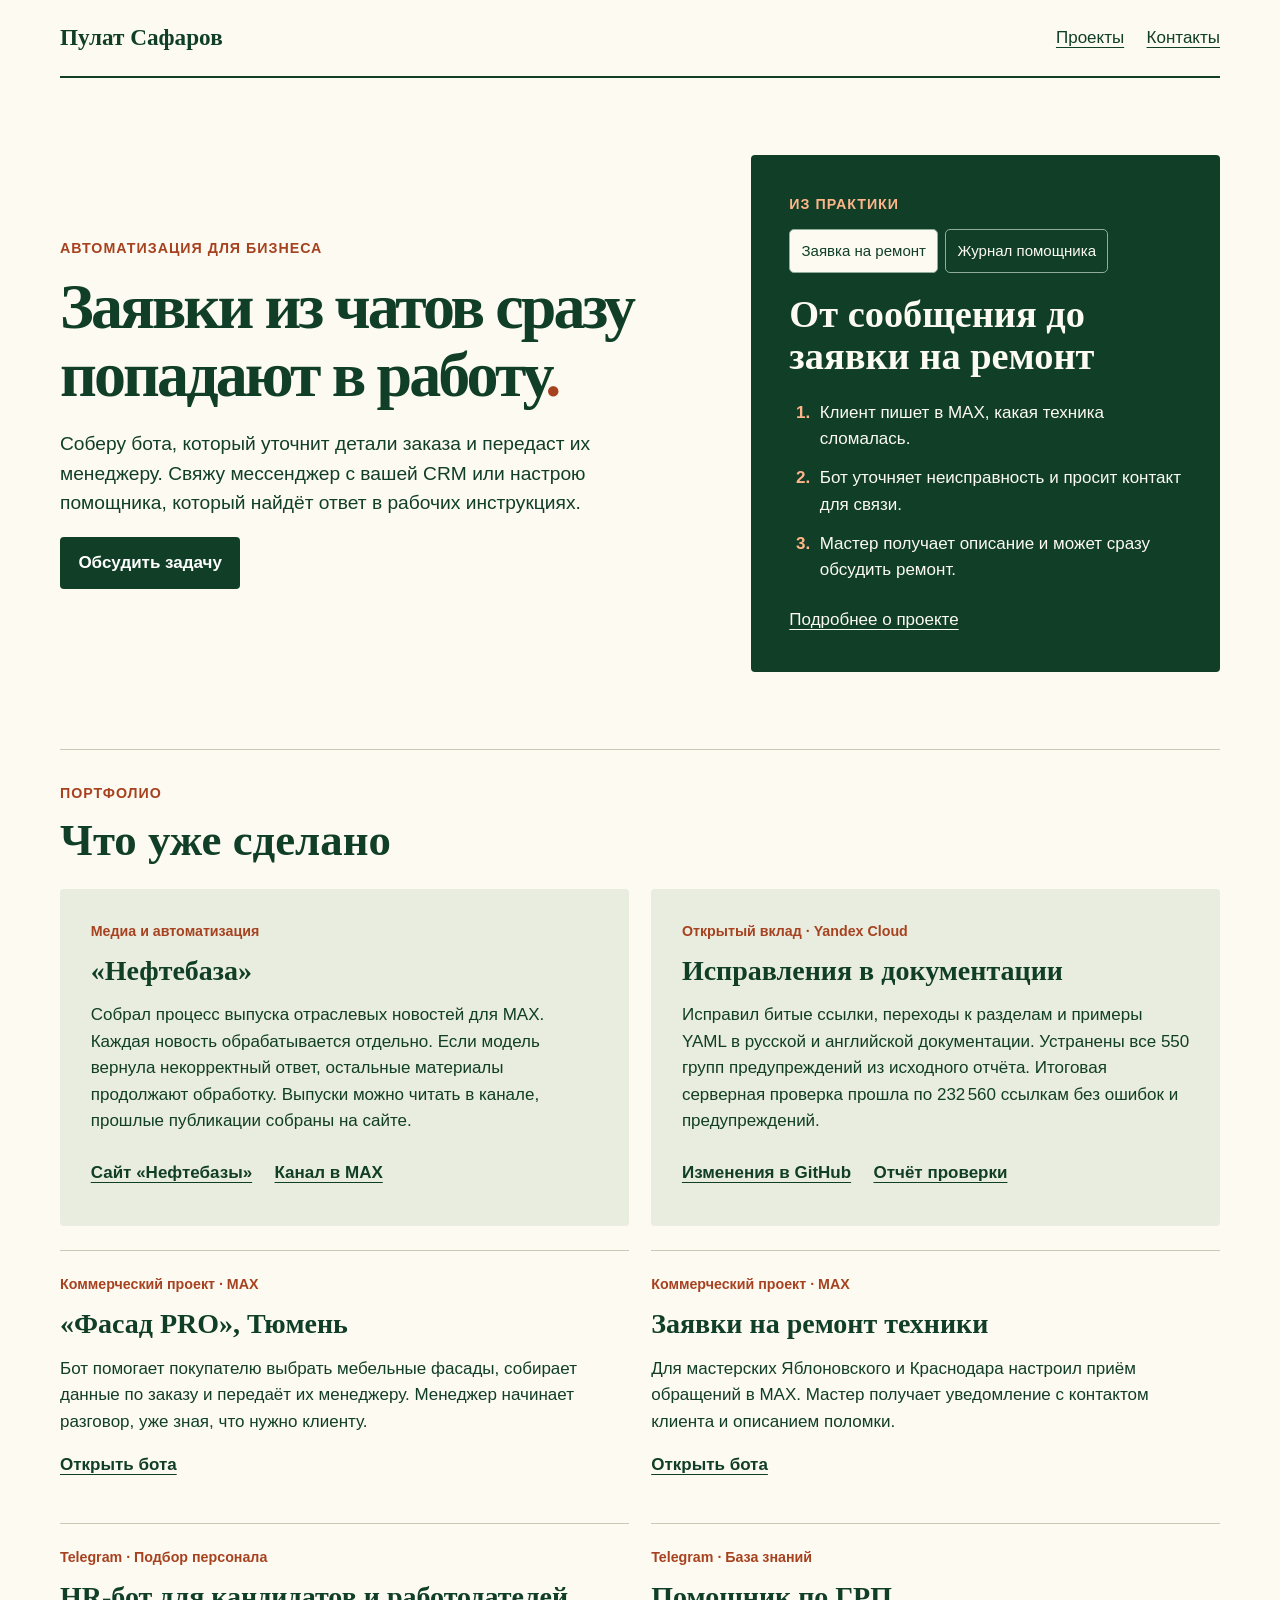
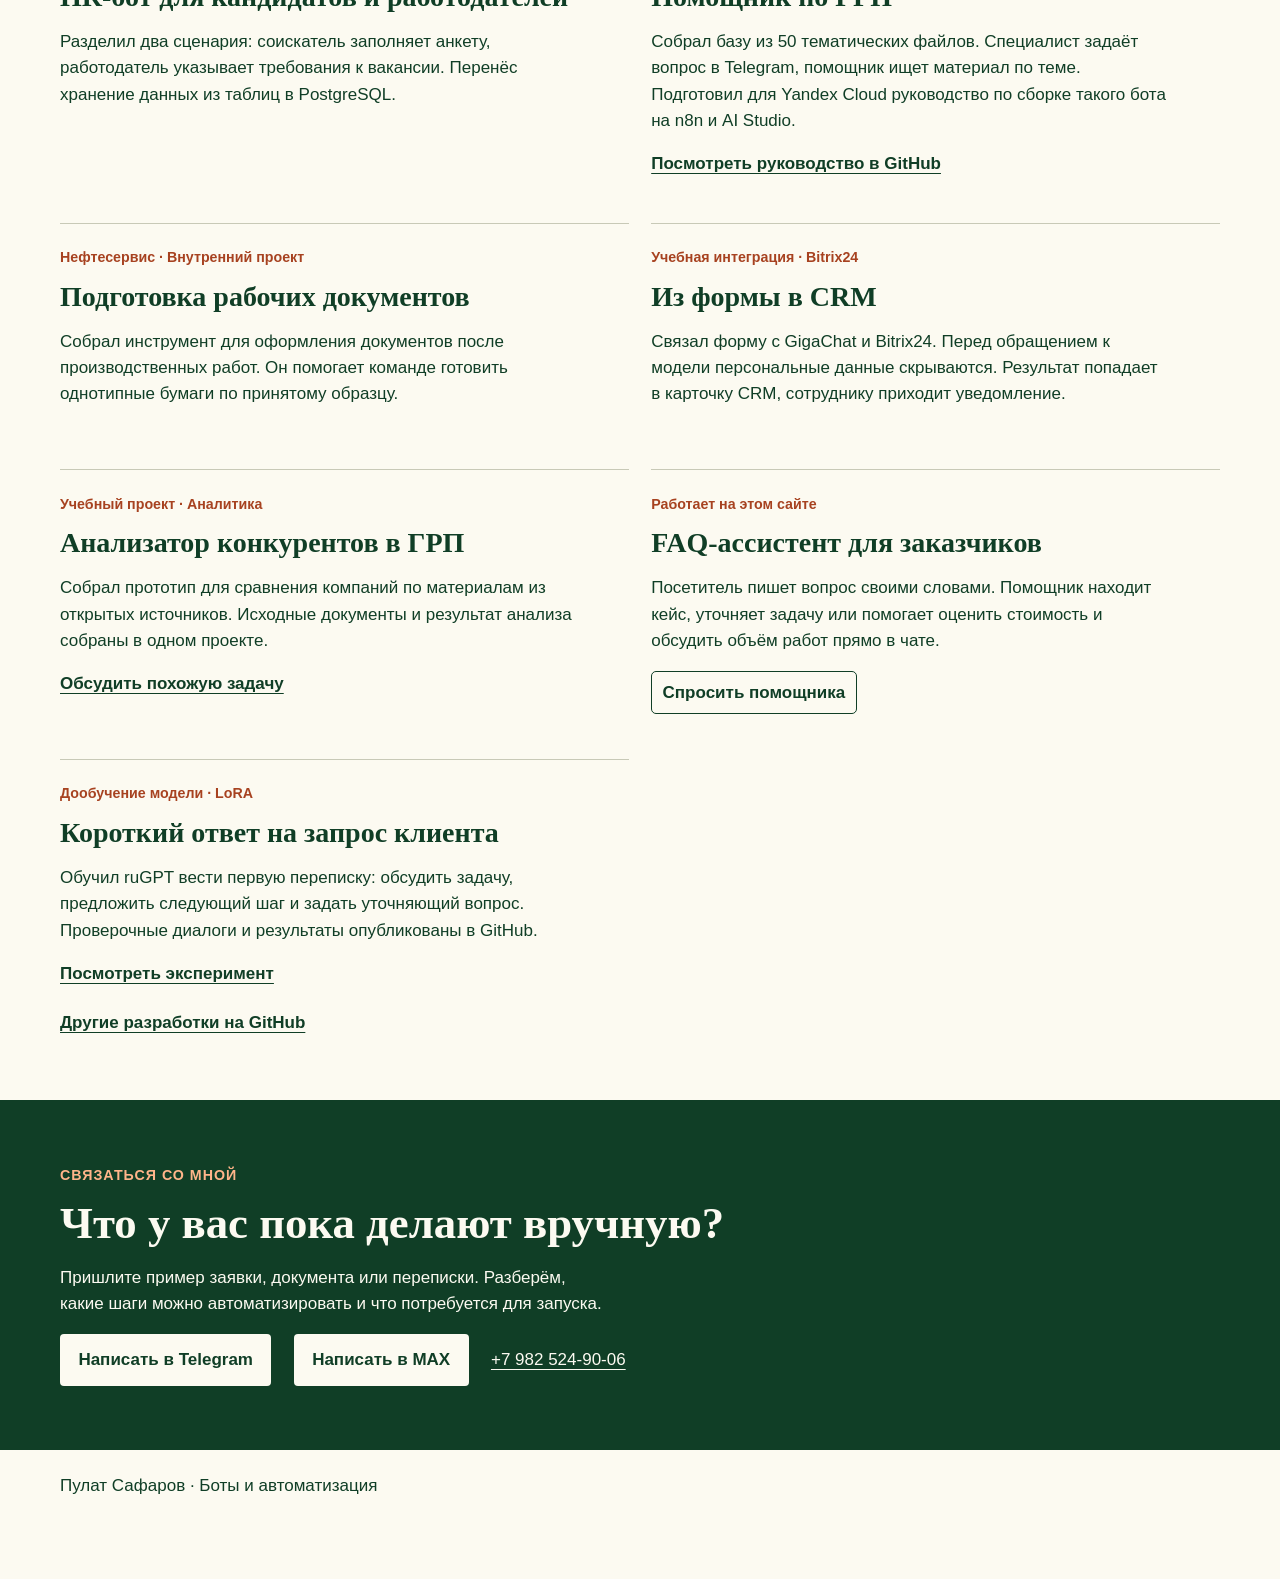
<file: FAQ_ассистент/src/home.html>
<!doctype html><html lang="ru"><head><meta charset="utf-8"><meta name="viewport" content="width=device-width,initial-scale=1"><meta name="description" content="Пулат Сафаров. Боты для Telegram и MAX, интеграции с CRM и ИИ-помощники по документам. Примеры работы и прямая связь."><title>Пулат Сафаров | Боты и автоматизация для бизнеса</title><link rel="stylesheet" href="style.css"></head><body>
<header class="shell"><a class="signature" href="#top">Пулат Сафаров</a><nav aria-label="Навигация"><a href="#cases">Проекты</a><a href="#contact">Контакты</a></nav></header>
<main id="top"><section class="shell lead"><div><p class="label">Автоматизация для бизнеса</p><h1>Заявки из чатов сразу попадают в работу<span>.</span></h1><p class="intro">Соберу бота, который уточнит детали заказа и передаст их менеджеру. Свяжу мессенджер с вашей CRM или настрою помощника, который найдёт ответ в рабочих инструкциях.</p><a class="button" href="#contact">Обсудить задачу</a></div>
<aside class="practice"><p class="label">Из практики</p>
<fieldset class="practice-switch"><legend class="practice-sr">Выберите пример работы</legend>
<input type="radio" id="practice-repair" name="practice-view" checked><label for="practice-repair">Заявка на ремонт</label>
<input type="radio" id="practice-log" name="practice-view"><label for="practice-log">Журнал помощника</label>
<section class="practice-repair-panel"><h2>От сообщения до заявки на ремонт</h2><ol><li>Клиент пишет в MAX, какая техника сломалась.</li><li>Бот уточняет неисправность и просит контакт для связи.</li><li>Мастер получает описание и может сразу обсудить ремонт.</li></ol><a href="#repair">Подробнее о проекте</a></section>
<section class="practice-log-panel"><h2>Журнал работы помощника</h2><p>Задайте учебный вопрос. В журнале появятся ответ, его источник и время обработки. Повторите вопрос, чтобы увидеть, как сработает кэш.</p>
<form method="post" action="/logging?q=rag"><button type="submit">Спросить «Что такое RAG?»</button></form>
<a href="/logging">Открыть журнал</a></section>
</fieldset></aside></section>
<section id="cases" class="shell cases"><p class="label">Портфолио</p><h2>Что уже сделано</h2><div class="features">
<section id="neft"><p class="kind">Медиа и автоматизация</p><h3>«Нефтебаза»</h3><p>Собрал процесс выпуска отраслевых новостей для MAX. Каждая новость обрабатывается отдельно. Если модель вернула некорректный ответ, остальные материалы продолжают обработку. Выпуски можно читать в канале, прошлые публикации собраны на сайте.</p><div class="links"><a target="_blank" rel="noopener noreferrer" href="https://neftebaza.pulat-n8n.tw1.su/">Сайт «Нефтебазы»</a><a target="_blank" rel="noopener noreferrer" href="https://max.ru/channel_neftebaza">Канал в MAX</a></div></section>
<section id="yandex"><p class="kind">Открытый вклад · Yandex Cloud</p><h3>Исправления в документации</h3><p>Исправил битые ссылки, переходы к разделам и примеры YAML в русской и английской документации. Устранены все 550 групп предупреждений из исходного отчёта. Итоговая серверная проверка прошла по 232 560 ссылкам без ошибок и предупреждений.</p><div class="links"><a target="_blank" rel="noopener noreferrer" href="https://github.com/yandex-cloud/docs/pull/1251">Изменения в GitHub</a><a target="_blank" rel="noopener noreferrer" href="https://github.com/yandex-cloud/docs/runs/120981299025">Отчёт проверки</a></div></section></div>
<div class="grid">
<article id="facade"><p class="kind">Коммерческий проект · MAX</p><h3>«Фасад PRO», Тюмень</h3><p>Бот помогает покупателю выбрать мебельные фасады, собирает данные по заказу и передаёт их менеджеру. Менеджер начинает разговор, уже зная, что нужно клиенту.</p><a target="_blank" rel="noopener noreferrer" href="https://max.ru/se14397581_bot">Открыть бота</a></article>
<article id="repair"><p class="kind">Коммерческий проект · MAX</p><h3>Заявки на ремонт техники</h3><p>Для мастерских Яблоновского и Краснодара настроил приём обращений в MAX. Мастер получает уведомление с контактом клиента и описанием поломки.</p><a target="_blank" rel="noopener noreferrer" href="https://max.ru/se13306101_1_bot">Открыть бота</a></article>
<article id="hr"><p class="kind">Telegram · Подбор персонала</p><h3>HR-бот для кандидатов и работодателей</h3><p>Разделил два сценария: соискатель заполняет анкету, работодатель указывает требования к вакансии. Перенёс хранение данных из таблиц в PostgreSQL.</p></article>
<article id="assistant"><p class="kind">Telegram · База знаний</p><h3>Помощник по ГРП</h3><p>Собрал базу из 50 тематических файлов. Специалист задаёт вопрос в Telegram, помощник ищет материал по теме. Подготовил для Yandex Cloud руководство по сборке такого бота на n8n и AI Studio.</p><a target="_blank" rel="noopener noreferrer" href="https://github.com/yandex-cloud/docs/pull/1247">Посмотреть руководство в GitHub</a></article>
<article id="docs"><p class="kind">Нефтесервис · Внутренний проект</p><h3>Подготовка рабочих документов</h3><p>Собрал инструмент для оформления документов после производственных работ. Он помогает команде готовить однотипные бумаги по принятому образцу.</p></article>
<article id="crm"><p class="kind">Учебная интеграция · Bitrix24</p><h3>Из формы в CRM</h3><p>Связал форму с GigaChat и Bitrix24. Перед обращением к модели персональные данные скрываются. Результат попадает в карточку CRM, сотруднику приходит уведомление.</p></article>
<article id="analysis"><p class="kind">Учебный проект · Аналитика</p><h3>Анализатор конкурентов в ГРП</h3><p>Собрал прототип для сравнения компаний по материалам из открытых источников. Исходные документы и результат анализа собраны в одном проекте.</p><a href="#contact">Обсудить похожую задачу</a></article>
<article id="faq-case"><p class="kind">Работает на этом сайте</p><h3>FAQ-ассистент для заказчиков</h3><p>Посетитель пишет вопрос своими словами. Помощник находит кейс, уточняет задачу или помогает оценить стоимость и обсудить объём работ прямо в чате.</p><button class="inline-chat" type="button" data-chat-open>Спросить помощника</button></article><article id="style-case"><p class="kind">Дообучение модели · LoRA</p><h3>Короткий ответ на запрос клиента</h3><p>Обучил ruGPT вести первую переписку: обсудить задачу, предложить следующий шаг и задать уточняющий вопрос. Проверочные диалоги и результаты опубликованы в GitHub.</p><a target="_blank" rel="noopener noreferrer" href="https://github.com/ppulov6-ai/Pulat/tree/main/Стиль_ответов/v3">Посмотреть эксперимент</a></article></div><a target="_blank" rel="noopener noreferrer" href="https://github.com/ppulov6-ai">Другие разработки на GitHub</a></section>
<section id="contact"><div class="shell"><p class="label">Связаться со мной</p><h2>Что у вас пока делают вручную?</h2><p>Пришлите пример заявки, документа или переписки. Разберём, какие шаги можно автоматизировать и что потребуется для запуска.</p><div class="actions"><a class="button" href="https://t.me/PulatSafarov">Написать в Telegram</a><a class="button" href="https://max.ru/u/f9LHodD0cOLpsNOcJnvbhdymhUE3nDyReq6odQBxW7db0HAVgfrGLxQISdg">Написать в MAX</a><a class="phone" href="tel:+79825249006">+7 982 524-90-06</a></div></div></section></main><footer class="shell">Пулат Сафаров · Боты и автоматизация</footer></body></html>
</file>
<file: FAQ_ассистент/src/style.css>
:root{--paper:#fcfaf1;--ink:#103e26;--accent:#a74220;--line:#c8c9b7}*{box-sizing:border-box}body{margin:0;background:var(--paper);color:var(--ink);font:1.0625rem/1.55 Arial,sans-serif}.shell{width:min(1160px,calc(100% - 3rem));margin:auto}header,nav,.links,.actions{display:flex;align-items:center;flex-wrap:wrap;gap:1.4rem}header{justify-content:space-between;padding-block:1rem;border-bottom:2px solid}a{color:inherit;text-underline-offset:4px}a:hover{text-decoration-thickness:2px}a:focus-visible{outline:3px solid #c7542b;outline-offset:4px}.signature,h1,h2,h3{font-family:Georgia,serif}.signature{font-size:1.45rem;font-weight:700;text-decoration:none}nav a,.links a,.actions a{display:inline-flex;min-height:44px;align-items:center}.lead{display:grid;grid-template-columns:1.3fr 1fr;align-items:center;gap:7%;padding-block:clamp(2rem,6vw,6rem)}h1,h2,h3{line-height:1.07;margin:0;text-wrap:balance}h1{font-size:clamp(2.6rem,5vw,4.8rem);letter-spacing:-.045em}h1 span{color:var(--accent)}h2{font-size:clamp(2rem,3.5vw,3rem)}h3{font-size:1.75rem}.intro{font-size:1.2rem;max-width:55ch}.label,.kind{font-size:.89rem;color:var(--accent);font-weight:700;margin:0 0 .85rem}.label{text-transform:uppercase;letter-spacing:.07em}.button{display:inline-block;background:var(--ink);color:white;padding:.8rem 1.15rem;border-radius:4px;text-decoration:none;font-weight:700}.button:hover{background:#24583b}aside,#contact{background:var(--ink);color:var(--paper)}aside{padding:clamp(1.3rem,3vw,3rem);border-radius:4px}aside .label,#contact .label{color:#ffb58a}aside h2{font-size:clamp(1.8rem,3vw,2.5rem)}ol{padding-left:1.6rem}li{padding:.4rem 0 .4rem .3rem}li::marker{color:#ffb58a;font-weight:bold}.cases{padding-block:2rem 4rem;border-top:1px solid var(--line)}.features,.grid{display:grid;grid-template-columns:repeat(2,minmax(0,1fr));gap:1.4rem}.features{margin-block:1.5rem}.features section{background:#e9eddf;padding:clamp(1.15rem,2.4vw,2.1rem);border-radius:4px}.grid article{padding-block:1.4rem;border-top:1px solid var(--line)}.links{gap:.4rem 1.4rem}.cases a{font-weight:600}.grid p{max-width:55ch}#contact{padding-block:clamp(2.2rem,5vw,5rem)}#contact p{max-width:58ch}#contact .button{background:var(--paper);color:var(--ink)}footer{padding-block:1.4rem}.phone{white-space:nowrap}@media(max-width:760px){.shell{width:calc(100% - 2rem)}.lead,.features,.grid{grid-template-columns:1fr;gap:1rem}.lead{gap:1.8rem}.grid{gap:0}header{gap:.3rem 1rem}nav{gap:1rem}.signature{font-size:1.25rem}.intro{font-size:1.08rem}.actions{gap:.8rem}.cases{padding-block:2rem}.links a{min-height:44px}}

.chat-launch,#chat-send{border:0;background:var(--ink);color:var(--paper);font:600 1rem/1.3 Arial,sans-serif;cursor:pointer;padding:.85rem 1.1rem;border-radius:6px}
.chat-launch{position:fixed;bottom:max(1rem,env(safe-area-inset-bottom));right:1rem;z-index:3;box-shadow:0 3px 18px #0003;border:1px solid #b5c6b5}
#chat-widget{color:var(--ink);background:var(--paper);padding:0;border:1px solid #9fae9b;border-radius:10px;width:min(410px,calc(100vw - 1.5rem));max-height:85dvh;position:fixed;inset:auto .75rem .75rem auto;margin:0;box-shadow:0 12px 45px #09241430}
#chat-widget[open]{display:flex;flex-direction:column}#chat-widget::backdrop{background:#15342338}
.chat-head{background:var(--ink);color:white;display:flex;align-items:center;justify-content:space-between;gap:1rem;padding:.65rem 1rem}.chat-head strong{font:700 1.35rem Georgia,serif}
#chat-close,.chat-examples button,.inline-chat{font:inherit;color:inherit;background:transparent;border:1px solid currentColor;border-radius:5px;cursor:pointer;padding:.45rem .65rem;min-height:40px}
#chat-messages{height:min(34dvh,300px);min-height:4rem;overflow:auto;padding:.8rem;overscroll-behavior:contain}.bubble{max-width:92%;width:fit-content;margin:0 0 .65rem;background:#e8eddf;padding:.6rem .8rem;border-radius:6px;overflow-wrap:anywhere;white-space:pre-line}.bubble.user{margin-left:auto;background:var(--ink);color:white}.bubble a{font-weight:600}
.chat-examples{display:flex;gap:.4rem;flex-wrap:wrap;margin:0 .8rem}.chat-examples button{font-size:.9rem}
#chat-form{padding:.65rem .8rem .3rem}#chat-form label{display:block;font-size:.9rem}#chat-form div{display:flex;gap:.35rem}#chat-input{border:1px solid #82937e;border-radius:4px;font:inherit;padding:.55rem;min-width:0;flex:1}.chat-contact{margin:.25rem .8rem .85rem;font-size:.92rem}#chat-send:disabled{opacity:.55}
footer{padding-bottom:5rem}.inline-chat{font-weight:bold}

.practice-switch{border:0;padding:0;margin:0;min-width:0}
.practice-sr,.practice-switch input{position:absolute;width:1px;height:1px;padding:0;overflow:hidden;clip-path:inset(50%);white-space:nowrap}
.practice-switch label{display:inline-flex;align-items:center;min-height:44px;padding:.35rem .7rem;margin:0 .15rem .35rem 0;border:1px solid #91ad98;border-radius:5px;font-size:.94rem;cursor:pointer}
.practice-switch input:checked+label,.practice-log-panel button{background:var(--paper);color:var(--ink)}
.practice-switch input:focus-visible+label,.practice-log-panel button:focus-visible{outline:3px solid #ffb58a;outline-offset:3px}
.practice-switch section{display:none;margin-top:1rem}
#practice-repair:checked~.practice-repair-panel,#practice-log:checked~.practice-log-panel{display:block}
.practice-log-panel button{font:inherit;font-weight:700;cursor:pointer;border:0;border-radius:4px;padding:.65rem .9rem}
.practice-log-panel form{margin:1rem 0}
</file>
